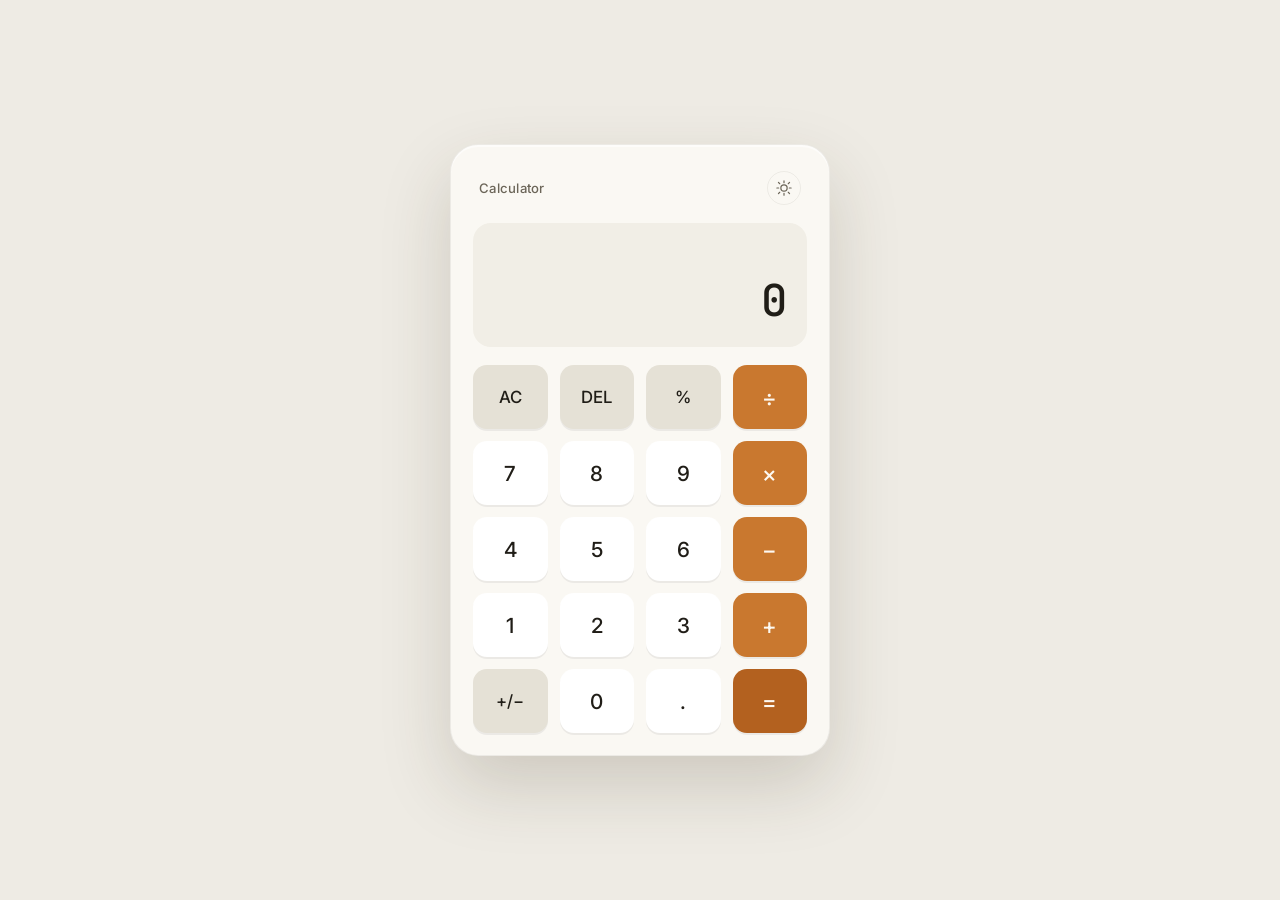
<file: codealpha_tasks/calculator/index.html>
<!DOCTYPE html>
<html lang="en">

<head>
  <meta charset="UTF-8">
  <meta name="viewport" content="width=device-width, initial-scale=1.0">
  <title>Calculator</title>
  <link rel="preconnect" href="https://fonts.googleapis.com">
  <link rel="preconnect" href="https://fonts.gstatic.com" crossorigin>
  <link
    href="https://fonts.googleapis.com/css2?family=JetBrains+Mono:wght@400;500;700&family=Inter:wght@400;500;600&display=swap"
    rel="stylesheet">
  <link rel="stylesheet" href="style.css">
</head>

<body>

  <main class="calculator" role="application" aria-label="Calculator">

    <div class="calc-topbar">
      <span class="calc-name">Calculator</span>
      <button class="theme-toggle" id="themeToggle" aria-label="Switch to light mode" aria-pressed="false">
        <svg class="icon-moon" width="18" height="18" viewBox="0 0 24 24" fill="none" aria-hidden="true">
          <path d="M21 12.79A9 9 0 1 1 11.21 3 7 7 0 0 0 21 12.79Z" stroke="currentColor" stroke-width="1.6"
            stroke-linecap="round" stroke-linejoin="round" />
        </svg>
        <svg class="icon-sun" width="18" height="18" viewBox="0 0 24 24" fill="none" aria-hidden="true">
          <circle cx="12" cy="12" r="4.2" stroke="currentColor" stroke-width="1.6" />
          <path
            d="M12 2.5v2.4M12 19.1v2.4M4.6 4.6l1.7 1.7M17.7 17.7l1.7 1.7M2.5 12h2.4M19.1 12h2.4M4.6 19.4l1.7-1.7M17.7 6.3l1.7-1.7"
            stroke="currentColor" stroke-width="1.6" stroke-linecap="round" />
        </svg>
      </button>
    </div>

    <section class="display" aria-live="polite">
      <div class="display-expression" id="expression"></div>
      <div class="display-current" id="current">0</div>
    </section>

    <div class="keypad">
      <button class="key key-fn" data-action="clear" aria-label="All clear">AC</button>
      <button class="key key-fn" data-action="delete" aria-label="Delete last digit">DEL</button>
      <button class="key key-fn" data-action="percent" aria-label="Percent">%</button>
      <button class="key key-op" data-action="divide" aria-label="Divide">&divide;</button>

      <button class="key key-num" data-num="7">7</button>
      <button class="key key-num" data-num="8">8</button>
      <button class="key key-num" data-num="9">9</button>
      <button class="key key-op" data-action="multiply" aria-label="Multiply">&times;</button>

      <button class="key key-num" data-num="4">4</button>
      <button class="key key-num" data-num="5">5</button>
      <button class="key key-num" data-num="6">6</button>
      <button class="key key-op" data-action="subtract" aria-label="Subtract">&minus;</button>

      <button class="key key-num" data-num="1">1</button>
      <button class="key key-num" data-num="2">2</button>
      <button class="key key-num" data-num="3">3</button>
      <button class="key key-op" data-action="add" aria-label="Add">+</button>

      <button class="key key-fn" data-action="negate" aria-label="Plus or minus">+/&minus;</button>
      <button class="key key-num" data-num="0">0</button>
      <button class="key key-num" data-action="decimal" aria-label="Decimal point">.</button>
      <button class="key key-equals" data-action="equals" aria-label="Equals">=</button>
    </div>

  </main>

  <script src="script.js"></script>
</body>

</html>
</file>
<file: codealpha_tasks/calculator/style.css>
/* 
================================================================================================
Calculator — styles
Token system: instrument-panel dark theme, amber accent, mono display type
================================================================================================ 
*/


:root {
    --bg: #0e1012;
    --card: #17191c;
    --card-border: rgba(255, 255, 255, 0.06);
    --display-bg: #1b1e21;
    --key-bg: #24272b;
    --key-hover: #2c3035;
    --key-active: #1b1e21;
    --key-fn-bg: #34383d;
    --key-fn-hover: #3d4247;
    --key-op-bg: #a86a2c;
    --key-op-hover: #bd7a35;
    --key-op-text: #17130d;
    --key-eq-bg: #e0913f;
    --key-eq-hover: #ecab5f;
    --text-primary: #f2f0ec;
    --text-dim: #8b8f94;
    --text-expr: #6d7278;
    --shadow-card: 0 30px 70px rgba(0, 0, 0, 0.5), 0 2px 0 rgba(255, 255, 255, 0.03) inset;
    --shadow-key: 0 2px 0 rgba(0, 0, 0, 0.35);

    --font-display: "JetBrains Mono", "Courier New", monospace;
    --font-ui: "Inter", -apple-system, BlinkMacSystemFont, sans-serif;

    --radius-card: 28px;
    --radius-key: 14px;
    --ease: cubic-bezier(.22, .61, .36, 1);
}

[data-theme="light"] {
    --bg: #eeebe4;
    --card: #faf8f3;
    --card-border: rgba(20, 18, 14, 0.06);
    --display-bg: #f1eee6;
    --key-bg: #ffffff;
    --key-hover: #f2efe8;
    --key-active: #e9e5db;
    --key-fn-bg: #e5e1d6;
    --key-fn-hover: #dcd7c9;
    --key-op-bg: #c9782f;
    --key-op-hover: #d6893f;
    --key-op-text: #fdf9f2;
    --key-eq-bg: #b3611f;
    --key-eq-hover: #c26f29;
    --text-primary: #201d17;
    --text-dim: #6b6558;
    --text-expr: #948d7c;
    --shadow-card: 0 30px 70px rgba(60, 50, 30, 0.18), 0 2px 0 rgba(255, 255, 255, 0.6) inset;
    --shadow-key: 0 2px 0 rgba(0, 0, 0, 0.06);
}

*,
*::before,
*::after {
    box-sizing: border-box;
}

body {
    margin: 0;
    min-height: 100vh;
    display: flex;
    align-items: center;
    justify-content: center;
    background: var(--bg);
    font-family: var(--font-ui);
    padding: 24px;
    transition: background .35s var(--ease);
}

button {
    font-family: inherit;
}

/* 
================================================================================================
Card
================================================================================================ 
*/

.calculator {
    width: 100%;
    max-width: 380px;
    background: var(--card);
    border: 1px solid var(--card-border);
    border-radius: var(--radius-card);
    box-shadow: var(--shadow-card);
    padding: 22px;
    transition: background .35s var(--ease), box-shadow .35s var(--ease);
}

.calc-topbar {
    display: flex;
    align-items: center;
    justify-content: space-between;
    padding: 4px 6px 18px;
}

.calc-name {
    color: var(--text-dim);
    font-size: 0.82rem;
    font-weight: 500;
    letter-spacing: 0.02em;
}

.theme-toggle {
    width: 34px;
    height: 34px;
    border-radius: 50%;
    border: 1px solid var(--card-border);
    background: transparent;
    color: var(--text-dim);
    display: flex;
    align-items: center;
    justify-content: center;
    cursor: pointer;
    transition: background .2s var(--ease), color .2s var(--ease);
}

.theme-toggle:hover {
    background: var(--key-hover);
    color: var(--text-primary);
}

.theme-toggle .icon-sun {
    display: none;
}

[data-theme="light"] .theme-toggle .icon-sun {
    display: block;
}

[data-theme="light"] .theme-toggle .icon-moon {
    display: none;
}

/* 
================================================================================================
Display 
================================================================================================ 
*/
.display {
    background: var(--display-bg);
    border-radius: 18px;
    padding: 28px 20px 20px;
    margin-bottom: 18px;
    text-align: right;
    overflow: hidden;
    transition: background .35s var(--ease);
}

.display-expression {
    font-family: var(--font-display);
    font-size: 0.95rem;
    color: var(--text-expr);
    min-height: 1.3em;
    white-space: nowrap;
    overflow-x: auto;
    scrollbar-width: none;
}

.display-expression::-webkit-scrollbar {
    display: none;
}

.display-current {
    font-family: var(--font-display);
    font-weight: 500;
    color: var(--text-primary);
    font-size: clamp(2rem, 9vw, 2.75rem);
    line-height: 1.2;
    margin-top: 4px;
    white-space: nowrap;
    overflow-x: auto;
    scrollbar-width: none;
}

.display-current::-webkit-scrollbar {
    display: none;
}

.display-current.is-error {
    color: #e2604f;
    font-size: 1.9rem;
}

/* 
================================================================================================
Keypad
================================================================================================ 
*/
.keypad {
    display: grid;
    grid-template-columns: repeat(4, 1fr);
    gap: 12px;
}

.key {
    border: none;
    border-radius: var(--radius-key);
    height: 64px;
    font-size: 1.3rem;
    font-weight: 500;
    color: var(--text-primary);
    background: var(--key-bg);
    cursor: pointer;
    box-shadow: var(--shadow-key);
    transition: background .18s var(--ease), transform .12s var(--ease), box-shadow .12s var(--ease);
}

.key:hover {
    background: var(--key-hover);
}

.key:active,
.key.is-pressed {
    transform: translateY(2px) scale(.97);
    box-shadow: none;
}

.key:focus-visible {
    outline: 2px solid var(--key-eq-bg);
    outline-offset: 2px;
}

.key-fn {
    background: var(--key-fn-bg);
    font-size: 1.05rem;
}

.key-fn:hover {
    background: var(--key-fn-hover);
}

.key-op {
    background: var(--key-op-bg);
    color: var(--key-op-text);
    font-size: 1.4rem;
}

.key-op:hover {
    background: var(--key-op-hover);
}

.key-equals {
    background: var(--key-eq-bg);
    color: var(--key-op-text);
    font-size: 1.4rem;
}

.key-equals:hover {
    background: var(--key-eq-hover);
}

/* 
================================================================================================
Operator/equals highlighted while an operation is pending 
================================================================================================ 
*/
.key-op.is-active {
    outline: 2px solid var(--text-primary);
    outline-offset: -2px;
}

@media (max-width: 420px) {
    .key {
        height: 58px;
        font-size: 1.15rem;
    }

    .calculator {
        padding: 16px;
    }
}

@media (prefers-reduced-motion: reduce) {
    * {
        transition-duration: 0.001ms !important;
    }
}
</file>
